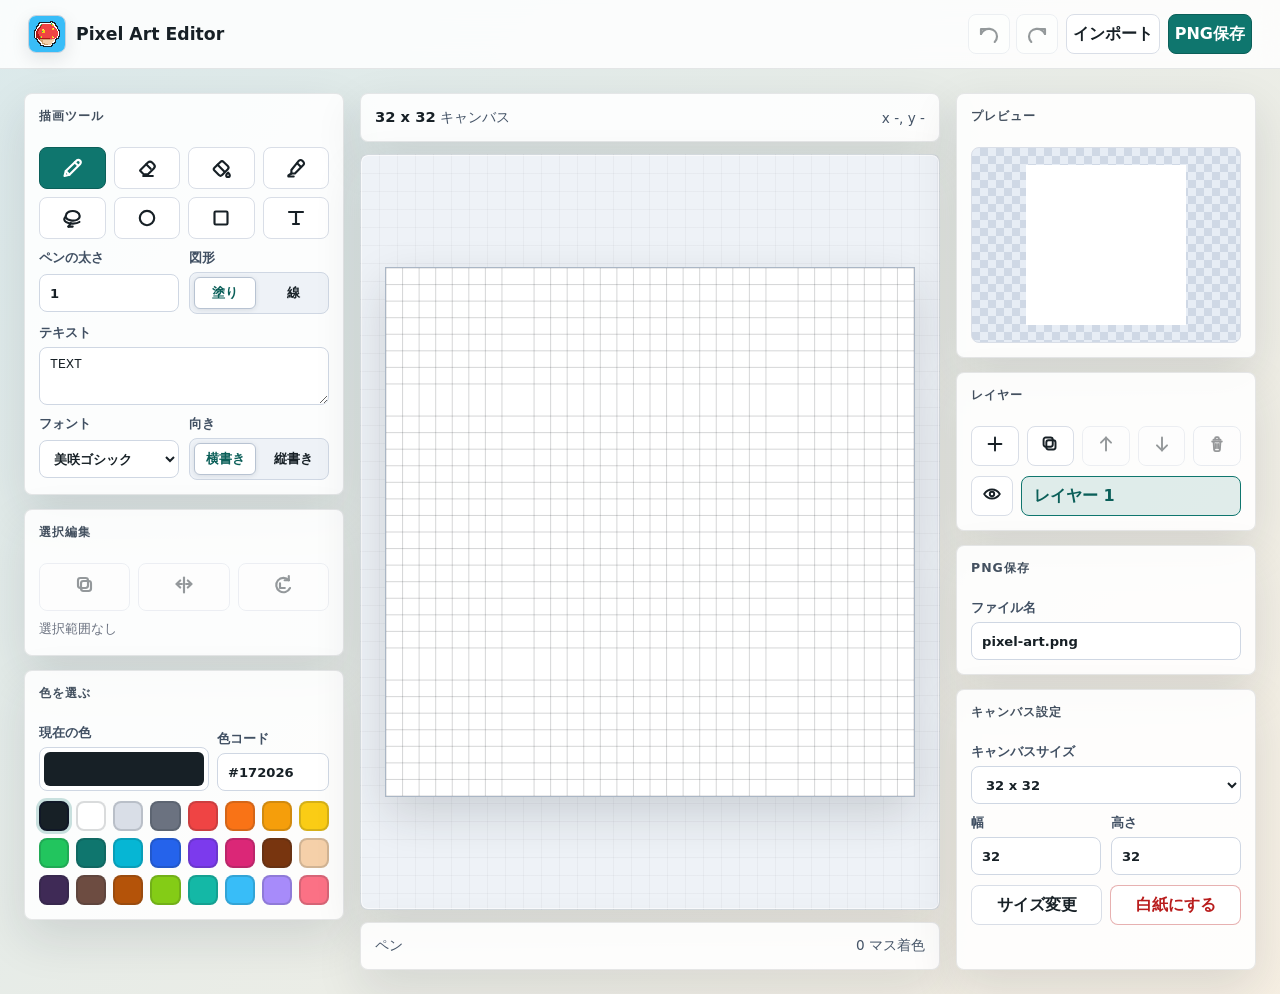
<file: index.html>
<!doctype html>
<html lang="ja">
<head>
  <meta charset="utf-8">
  <meta name="viewport" content="width=device-width, initial-scale=1">
  <meta http-equiv="refresh" content="0; url=pixel_art_editor.html">
  <meta name="theme-color" content="#0f766e">
  <meta property="og:title" content="Pixel Art Editor">
  <meta property="og:site_name" content="Pixel Art Editor">
  <meta property="og:type" content="website">
  <meta property="og:image" content="mushroom-icon-1024.png">
  <meta property="og:image:secure_url" content="mushroom-icon-1024.png">
  <meta property="og:image:type" content="image/png">
  <meta property="og:image:width" content="1024">
  <meta property="og:image:height" content="1024">
  <meta name="twitter:card" content="summary">
  <meta name="twitter:image" content="mushroom-icon-1024.png">
  <title>Pixel Art Editor</title>
  <link rel="image_src" href="mushroom-icon-1024.png">
  <link rel="icon" type="image/png" sizes="192x192" href="mushroom-icon-192.png">
  <link rel="apple-touch-icon" sizes="180x180" href="apple-touch-icon.png">
  <link rel="apple-touch-icon" sizes="1024x1024" href="mushroom-icon-1024.png">
  <link rel="manifest" href="manifest.webmanifest?v=20260614-mushroom-icon">
</head>
<body>
  <p><a href="pixel_art_editor.html">Pixel Art Editorを開く</a></p>
</body>
</html>
</file>
<file: fonts/misaki.css>
@font-face {
  font-family: "misaki_gothic";
  font-style: normal;
  font-weight: 400;
  src: url("./misaki/misaki_gothic.ttf") format("truetype");
}

@font-face {
  font-family: "misaki_mincho";
  font-style: normal;
  font-weight: 400;
  src: url("./misaki/misaki_mincho.ttf") format("truetype");
}
</file>
